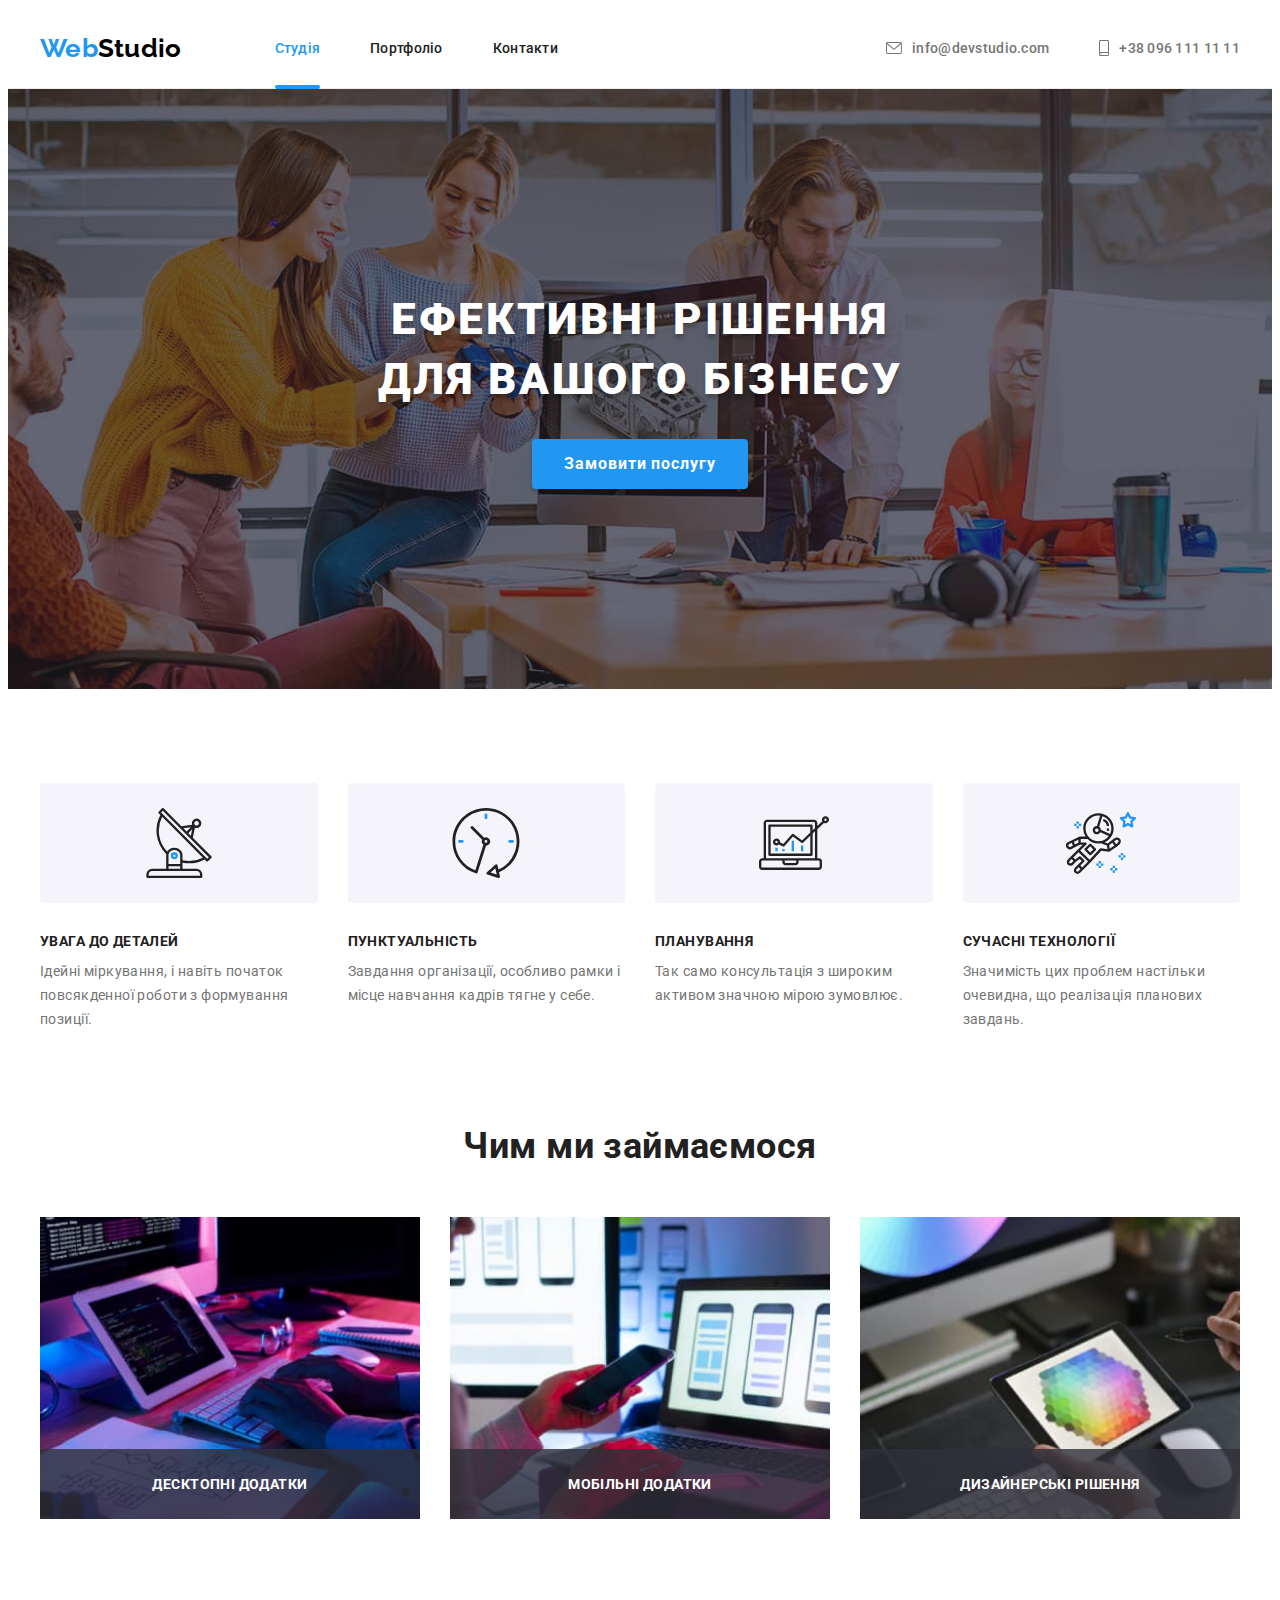
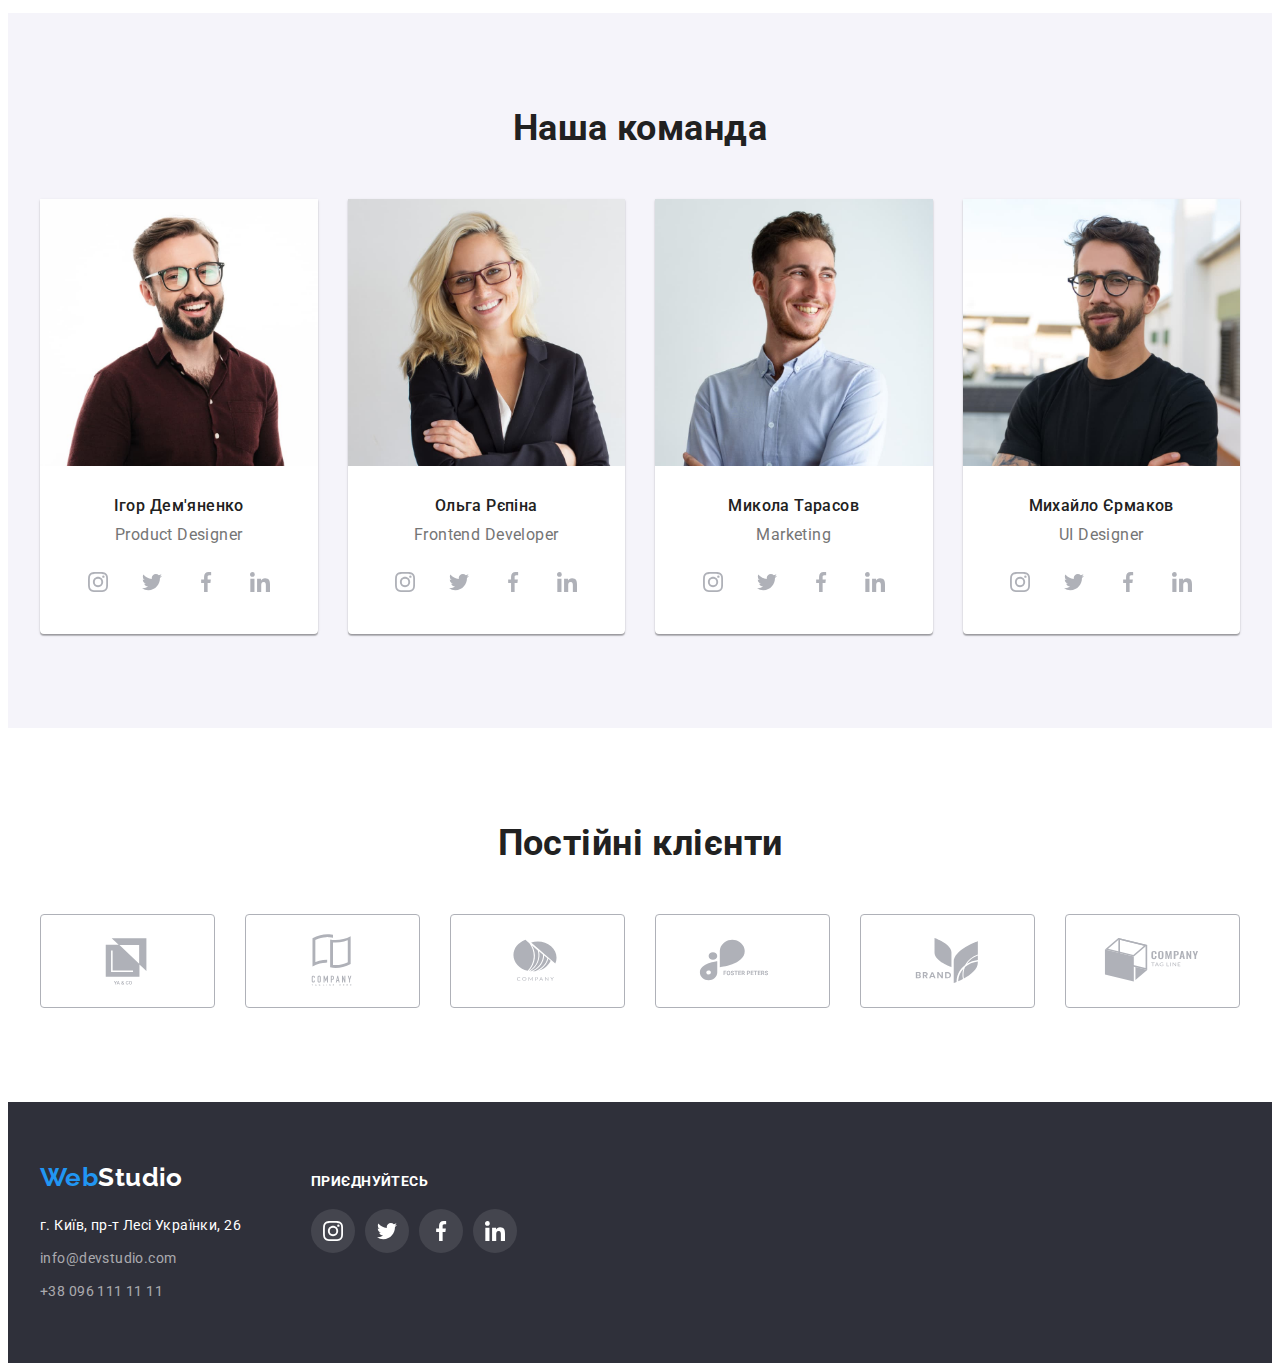
<file: index.html>
<!DOCTYPE html>
<html lang="uk">
  <head>
    <meta charset="UTF-8" />
    <meta http-equiv="X-UA-Compatible" content="IE=edge" />
    <meta name="viewport" content="width=device-width, initial-scale=1.0" />
    <title>Студія</title>

    <!-- fonts start -->

    <link rel="preconnect" href="https://fonts.googleapis.com" />
    <link rel="preconnect" href="https://fonts.gstatic.com" crossorigin />
    <link
      href="https://fonts.googleapis.com/css2?family=Raleway:wght@700&family=Roboto:wght@400;500;700;900&display=swap"
      rel="stylesheet"
    />

    <!-- fonts end -->

    <!-- normalize start -->

    <link
      rel="stylesheet"
      href="https://cdnjs.cloudflare.com/ajax/libs/modern-normalize/1.1.0/modern-normalize.min.css"
      integrity="sha512-wpPYUAdjBVSE4KJnH1VR1HeZfpl1ub8YT/NKx4PuQ5NmX2tKuGu6U/JRp5y+Y8XG2tV+wKQpNHVUX03MfMFn9Q=="
      crossorigin="anonymous"
      referrerpolicy="no-referrer"
    />

    <!-- normalize end -->

    <link rel="stylesheet" href="./css/styles.css" />
  </head>

  <body>
    <!-- Header section -->
    <header class="header">
      <div class="container header-container">
        <a class="logo link" href=""
          >Web<span class="logo-header">Studio</span></a
        >
        <nav class="nav-header">
          <ul class="header-list list">
            <li>
              <a class="current link header-link" href="">Студія</a>
            </li>
            <li>
              <a class="link header-link" href="portfolio.html">Портфоліо</a>
            </li>
            <li>
              <a class="link header-link" href="">Контакти</a>
            </li>
          </ul>
        </nav>

        <ul class="header-contact-list list">
          <li class="header-contact-item">
            <a
              class="link header-link header-contact-icon"
              href="mailto:info@devstudio.com"
              aria-label="електронна пошта"
            >
              <svg class="header-icon" width="16" height="12">
                <use href="./images/icons.svg#email"></use>
              </svg>
              info@devstudio.com</a
            >
          </li>
          <li class="header-contact-item">
            <a
              class="link header-link header-contact-icon"
              href="tel:++380961111111"
              aria-label="номер телефону"
            >
              <svg class="header-icon" width="10" height="16">
                <use href="./images/icons.svg#smartphone"></use></svg
              >+38 096 111 11 11</a
            >
          </li>
        </ul>
      </div>
    </header>
    <!-- Main section -->
    <main>
      <!-- Hero section -->
      <section class="hero">
        <h1 class="hero-title">Ефективні рішення для&nbsp;вашого бізнесу</h1>
        <button class="hero-btn" type="button" data-modal-open>Замовити послугу</button>
      </section>
      <!-- Advantage section -->
      <section class="section">
        <div class="container">
          <h2 class="visually-hidden">Наші переваги</h2>

          <ul class="advantage-list list card-set">
            <li class="advantage-item card-item">
              <div class="advantage-icon">
                <svg width="70" height="70">
                  <use href="./images/icons.svg#antenna"></use>
                </svg>
              </div>
              <h3 class="advantage-title">увага до деталей</h3>
              <p class="advantage-desc">
                Ідейні міркування, і навіть початок повсякденної роботи з формування позиції.
              </p>
            </li>
            <li class="advantage-item card-item">
              <div class="advantage-icon">
                <svg width="70" height="70">
                  <use href="./images/icons.svg#clock"></use>
                </svg>
              </div>
              <h3 class="advantage-title">Пунктуальність</h3>
              <p class="advantage-desc">
                Завдання організації, особливо рамки і місце навчання кадрів тягне у себе.
              </p>
            </li>
            <li class="advantage-item card-item">
              <div class="advantage-icon">
                <svg width="70" height="70">
                  <use href="./images/icons.svg#diagram"></use>
                </svg>
              </div>
              <h3 class="advantage-title">Планування</h3>
              <p class="advantage-desc">
                Так само консультація з широким активом значною мірою зумовлює.
              </p>
            </li>
            <li class="advantage-item card-item">
              <div class="advantage-icon">
                <svg width="70" height="70">
                  <use href="./images/icons.svg#astronaut"></use>
                </svg>
              </div>
              <h3 class="advantage-title">Сучасні технології</h3>
              <p class="advantage-desc">
                Значимість цих проблем настільки очевидна, що реалізація планових завдань.
              </p>
            </li>
          </ul>
        </div>
      </section>
      <!-- Service section -->
      <section class="section section-pt-none">
        <div class="container">
          <h2 class="section-title">Чим ми займаємося</h2>
          <ul class="servise-list list card-set">
            <li class="serv-item card-item">
              <div class="serv-card">
                <img
                  class="serv-img"
                  src="./images/service/img-1.jpg"
                  alt="Розробка сайту"
                  width="370"
                  height="294"
                />
                <p class="serv-desc">Десктопні додатки</p>
              </div>
            </li>
            <li class="serv-item card-item">
              <div class="serv-card">
                <img
                  class="serv-img"
                  src="./images/service/img-2.jpg"
                  alt="Розробка мобільного додатку"
                  width="370"
                  height="294"
                />
                <p class="serv-desc">Мобільні додатки</p>
              </div>
            </li>
            <li class="serv-item card-item">
              <div class="serv-card">
                <img
                  class="serv-img"
                  src="./images/service/img-3.jpg"
                  alt="Розробка дизайну"
                  width="370"
                  height="294"
                />
                <p class="serv-desc">Дизайнерські рішення</p>
              </div>
            </li>
          </ul>
        </div>
      </section>
      <!-- Team section -->
      <section class="section team">
        <div class="container">
          <h2 class="section-title">Наша команда</h2>
          <ul class="team-list list card-set">
            <li class="team-item card-item">
              <img
                class="team-img"
                src="./images/team/img1-ihor-demіanenko.jpg"
                alt="Ігор Дем'яненко"
                width="270"
                height="260"
              />
              <div class="team-desc">
                <h3 class="team-person">Ігор Дем'яненко</h3>
                <p class="team-position" lang="en">Product Designer</p>
                <ul class="social-list list">
                  <li class="social-item">
                    <a
                      class="link social-link team-social-link"
                      href=""
                      target="_blank"
                      rel="noopener noreferrer"
                      aria-label="іконка Instagram"
                    >
                      <svg class="social-icon" width="20" height="20">
                        <use href="./images/icons.svg#instagram"></use>
                      </svg>
                    </a>
                  </li>
                  <li class="social-item">
                    <a
                      class="link social-link team-social-link"
                      href=""
                      target="_blank"
                      rel="noopener noreferrer"
                      aria-label="іконка Twitter"
                    >
                      <svg class="social-icon" width="20" height="20">
                        <use href="./images/icons.svg#twitter"></use>
                      </svg>
                    </a>
                  </li>
                  <li class="social-item">
                    <a
                      class="link social-link team-social-link"
                      href=""
                      target="_blank"
                      rel="noopener noreferrer"
                      aria-label="іконка Facebook"
                    >
                      <svg class="social-icon" width="20" height="20">
                        <use href="./images/icons.svg#facebook"></use>
                      </svg>
                    </a>
                  </li>
                  <li class="social-item">
                    <a
                      class="link social-link team-social-link"
                      href=""
                      target="_blank"
                      rel="noopener noreferrer"
                      aria-label="іконка Linkedin"
                    >
                      <svg class="social-icon" width="20" height="20">
                        <use href="./images/icons.svg#linkedin"></use>
                      </svg>
                    </a>
                  </li>
                </ul>
              </div>
            </li>
            <li class="team-item card-item">
              <img
                class="team-img"
                src="./images/team/img2-olga-repina.jpg"
                alt="Ольга Рєпіна"
                width="270"
                height="260"
              />
              <div class="team-desc">
                <h3 class="team-person">Ольга Рєпіна</h3>
                <p class="team-position" lang="en">Frontend Developer</p>
                <ul class="social-list list">
                  <li class="social-item">
                    <a
                      class="link social-link team-social-link"
                      href=""
                      target="_blank"
                      rel="noopener noreferrer"
                      aria-label="іконка Instagram"
                    >
                      <svg class="social-icon" width="20" height="20">
                        <use href="./images/icons.svg#instagram"></use>
                      </svg>
                    </a>
                  </li>
                  <li class="social-item">
                    <a
                      class="link social-link team-social-link"
                      href=""
                      target="_blank"
                      rel="noopener noreferrer"
                      aria-label="іконка Twitter"
                    >
                      <svg class="social-icon" width="20" height="20">
                        <use href="./images/icons.svg#twitter"></use>
                      </svg>
                    </a>
                  </li>
                  <li class="social-item">
                    <a
                      class="link social-link team-social-link"
                      href=""
                      target="_blank"
                      rel="noopener noreferrer"
                      aria-label="іконка Facebook"
                    >
                      <svg class="social-icon" width="20" height="20">
                        <use href="./images/icons.svg#facebook"></use>
                      </svg>
                    </a>
                  </li>
                  <li class="social-item">
                    <a
                      class="link social-link team-social-link"
                      href=""
                      target="_blank"
                      rel="noopener noreferrer"
                      aria-label="іконка Linkedin"
                    >
                      <svg class="social-icon" width="20" height="20">
                        <use href="./images/icons.svg#linkedin"></use>
                      </svg>
                    </a>
                  </li>
                </ul>
              </div>
            </li>
            <li class="team-item card-item">
              <img
                class="team-img"
                src="./images/team/img3-nilkolai-tarasov.jpg"
                alt="Микола Тарасов"
                width="270"
                height="260"
              />
              <div class="team-desc">
                <h3 class="team-person">Микола Тарасов</h3>
                <p class="team-position" lang="en">Marketing</p>
                <ul class="social-list list">
                  <li class="social-item">
                    <a
                      class="link social-link team-social-link"
                      href=""
                      target="_blank"
                      rel="noopener noreferrer"
                      aria-label="іконка Instagram"
                    >
                      <svg class="social-icon" width="20" height="20">
                        <use href="./images/icons.svg#instagram"></use>
                      </svg>
                    </a>
                  </li>
                  <li class="social-item">
                    <a
                      class="link social-link team-social-link"
                      href=""
                      target="_blank"
                      rel="noopener noreferrer"
                      aria-label="іконка Twitter"
                    >
                      <svg class="social-icon" width="20" height="20">
                        <use href="./images/icons.svg#twitter"></use>
                      </svg>
                    </a>
                  </li>
                  <li class="social-item">
                    <a
                      class="link social-link team-social-link"
                      href=""
                      target="_blank"
                      rel="noopener noreferrer"
                      aria-label="іконка Facebook"
                    >
                      <svg class="social-icon" width="20" height="20">
                        <use href="./images/icons.svg#facebook"></use>
                      </svg>
                    </a>
                  </li>
                  <li class="social-item">
                    <a
                      class="link social-link team-social-link"
                      href=""
                      target="_blank"
                      rel="noopener noreferrer"
                      aria-label="іконка Linkedin"
                    >
                      <svg class="social-icon" width="20" height="20">
                        <use href="./images/icons.svg#linkedin"></use>
                      </svg>
                    </a>
                  </li>
                </ul>
              </div>
            </li>
            <li class="team-item card-item">
              <img
                class="team-img"
                src="./images/team/img4-mikhail-ermakov.jpg"
                alt="Михайло Єрмаков"
                width="270"
                height="260"
              />
              <div class="team-desc">
                <h3 class="team-person">Михайло Єрмаков</h3>
                <p class="team-position" lang="en">UI Designer</p>
                <ul class="social-list list">
                  <li class="social-item">
                    <a
                      class="link social-link team-social-link"
                      href=""
                      target="_blank"
                      rel="noopener noreferrer"
                      aria-label="іконка Instagram"
                    >
                      <svg class="social-icon" width="20" height="20">
                        <use href="./images/icons.svg#instagram"></use>
                      </svg>
                    </a>
                  </li>
                  <li class="social-item">
                    <a
                      class="link social-link team-social-link"
                      href=""
                      target="_blank"
                      rel="noopener noreferrer"
                      aria-label="іконка Twitter"
                    >
                      <svg class="social-icon" width="20" height="20">
                        <use href="./images/icons.svg#twitter"></use>
                      </svg>
                    </a>
                  </li>
                  <li class="social-item">
                    <a
                      class="link social-link team-social-link"
                      href=""
                      target="_blank"
                      rel="noopener noreferrer"
                      aria-label="іконка Facebook"
                    >
                      <svg class="social-icon" width="20" height="20">
                        <use href="./images/icons.svg#facebook"></use>
                      </svg>
                    </a>
                  </li>
                  <li class="social-item">
                    <a
                      class="link social-link team-social-link"
                      href=""
                      target="_blank"
                      rel="noopener noreferrer"
                      aria-label="іконка Linkedin"
                    >
                      <svg class="social-icon" width="20" height="20">
                        <use href="./images/icons.svg#linkedin"></use>
                      </svg>
                    </a>
                  </li>
                </ul>
              </div>
            </li>
          </ul>
        </div>
      </section>
      <!-- Clients section -->
      <section class="section clients">
        <div class="container">
          <h2 class="section-title">Постійні клієнти</h2>

          <ul class="list clients-list card-set">
            <li class="card-item client-item">
              <a
                class="link client-link"
                href=""
                target="_blank"
                rel="noopener noreferrer"
                aria-label="Логотип Компании"
              >
                <svg class="client-icon" width="106" height="60">
                  <use href="./images/icons.svg#Logo-1"></use>
                </svg>
              </a>
            </li>
            <li class="card-item client-item">
              <a
                class="link client-link"
                href=""
                target="_blank"
                rel="noopener noreferrer"
                aria-label="Логотип Компании"
              >
                <svg class="client-icon" width="106" height="60">
                  <use href="./images/icons.svg#Logo-2"></use>
                </svg>
              </a>
            </li>
            <li class="card-item client-item">
              <a
                class="link client-link"
                href=""
                target="_blank"
                rel="noopener noreferrer"
                aria-label="Логотип Компании"
              >
                <svg class="client-icon" width="106" height="60">
                  <use href="./images/icons.svg#Logo-3"></use>
                </svg>
              </a>
            </li>
            <li class="card-item client-item">
              <a
                class="link client-link"
                href=""
                target="_blank"
                rel="noopener noreferrer"
                aria-label="Логотип Компании"
              >
                <svg class="client-icon" width="106" height="60">
                  <use href="./images/icons.svg#Logo-4"></use>
                </svg>
              </a>
            </li>

            <li class="card-item client-item">
              <a
                class="link client-link"
                href=""
                target="_blank"
                rel="noopener noreferrer"
                aria-label="Логотип Компании"
              >
                <svg class="client-icon" width="106" height="60">
                  <use href="./images/icons.svg#Logo-5"></use>
                </svg>
              </a>
            </li>
            <li class="card-item client-item">
              <a
                class="link client-link"
                href=""
                target="_blank"
                rel="noopener noreferrer"
                aria-label="Логотип Компании"
              >
                <svg class="client-icon" width="106" height="60">
                  <use href="./images/icons.svg#Logo-6"></use>
                </svg>
              </a>
            </li>
          </ul>
        </div>
      </section>
    </main>
    <!-- Footer section -->
    <footer class="footer">
      <div class="container footer-info">
        <div>
          <a class="logo link" href=""
            >Web<span class="logo-footer">Studio</span></a
          >
          <address class="footer-address">
            <ul class="footer-list list">
              <li class="footer-item">
                <a
                  class="link"
                  href="https://goo.gl/maps/yXEjWvyn9w8dMvCx5"
                  target="_blank"
                  rel="noopener noreferrer"
                  >г. Київ, пр-т Лесі Українки, 26</a
                >
              </li>
              <li class="footer-item">
                <a class="footer-contact link" href="mailto:info@devstudio.com"
                  >info@devstudio.com</a
                >
              </li>
              <li class="footer-item">
                <a class="footer-contact link" href="tel:++380961111111"
                  >+38 096 111 11 11</a
                >
              </li>
            </ul>
          </address>
        </div>
        <div class="footer-social">
          <p class="footer-social-slogan">приєднуйтесь</p>
          <ul class="social-list list">
            <li class="social-item">
              <a
                class="link social-link"
                href=""
                target="_blank"
                rel="noopener noreferrer"
                aria-label="іконка Instagram"
              >
                <svg class="social-icon" width="20" height="20">
                  <use href="./images/icons.svg#instagram"></use>
                </svg>
              </a>
            </li>
            <li class="social-item">
              <a
                class="link social-link"
                href=""
                target="_blank"
                rel="noopener noreferrer"
                aria-label="іконка Twitter"
              >
                <svg class="social-icon" width="20" height="20">
                  <use href="./images/icons.svg#twitter"></use>
                </svg>
              </a>
            </li>
            <li class="social-item">
              <a
                class="link social-link"
                href=""
                target="_blank"
                rel="noopener noreferrer"
                aria-label="іконка Facebook"
              >
                <svg class="social-icon" width="20" height="20">
                  <use href="./images/icons.svg#facebook"></use>
                </svg>
              </a>
            </li>
            <li class="social-item">
              <a
                class="link social-link"
                href=""
                target="_blank"
                rel="noopener noreferrer"
                aria-label="іконка Linkedin"
              >
                <svg class="social-icon" width="20" height="20">
                  <use href="./images/icons.svg#linkedin"></use>
                </svg>
              </a>
            </li>
          </ul>
        </div>
      </div>
    </footer>
    <!-- Modal window -->
    <div class="backdrop is-hidden" data-modal>
      <div class="modal">
<button class="modal-btn" type="button" data-modal-close>
  <svg class="modal-icon-close" width="18" height="18">
    <use href="./images/icons.svg#close"></use>
  </svg>

</button>
      </div>
    </div>
    <script src="./js/modal.js"></script>
  </body>
</html>
</file>
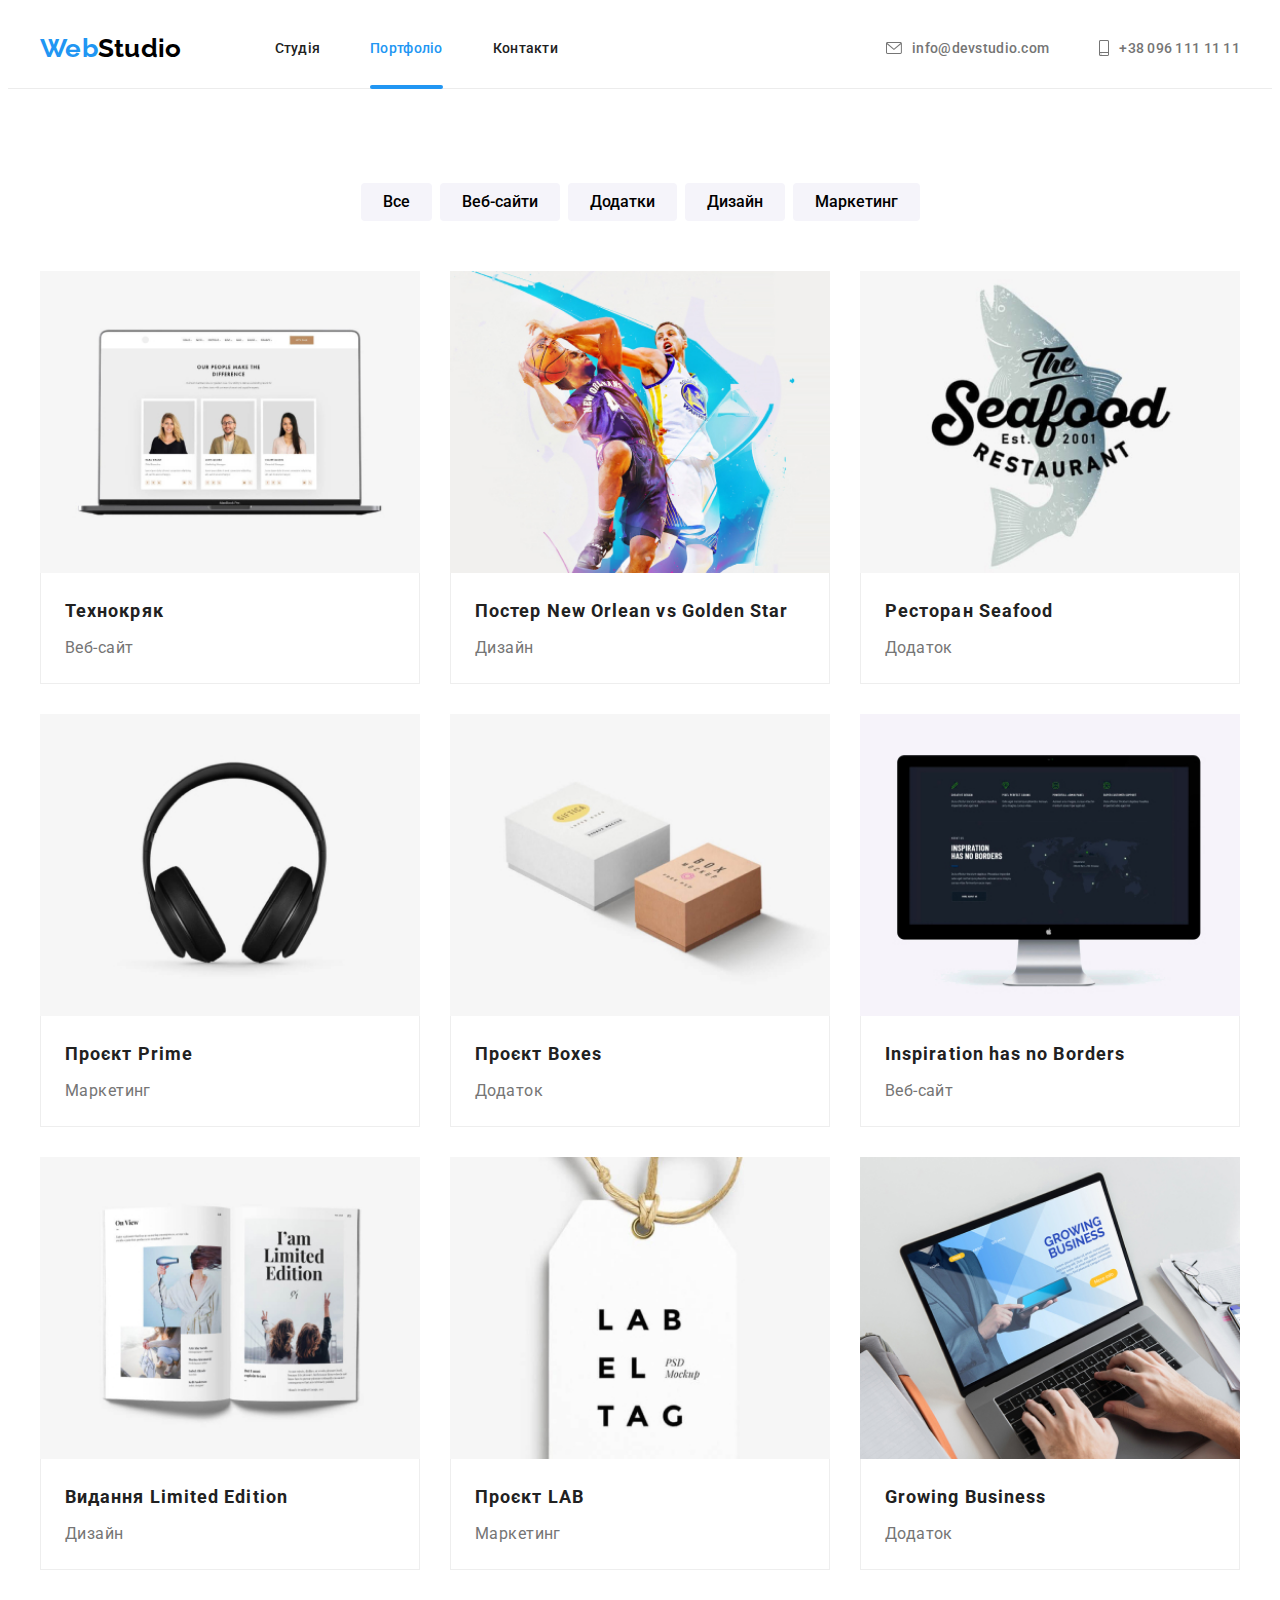
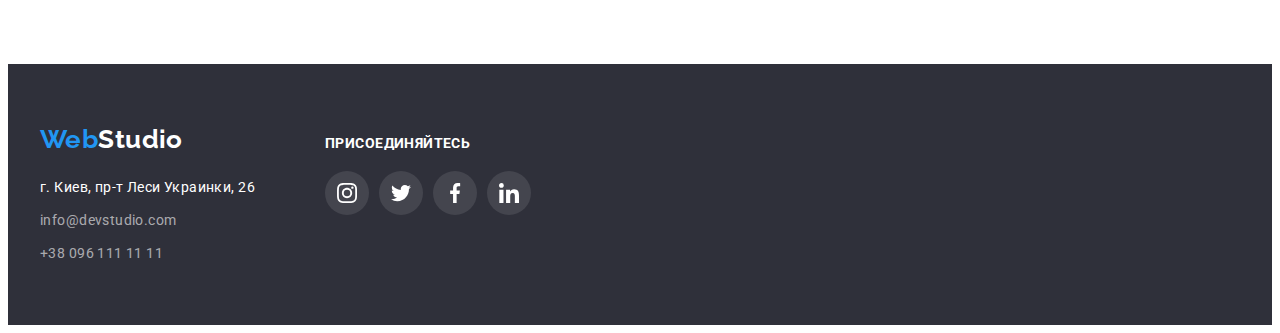
<file: portfolio.html>
<!DOCTYPE html>
<html lang="uk">
  <head>
    <meta charset="UTF-8" />
    <meta http-equiv="X-UA-Compatible" content="IE=edge" />
    <meta name="viewport" content="width=device-width, initial-scale=1.0" />
    <title>Портфоліо</title>

    <!-- fonts start -->
    <link rel="preconnect" href="https://fonts.googleapis.com" />
    <link rel="preconnect" href="https://fonts.gstatic.com" crossorigin />
    <link
      href="https://fonts.googleapis.com/css2?family=Raleway:wght@700&family=Roboto:wght@400;500;700;900&display=swap"
      rel="stylesheet"
    />
    <!-- fonts end -->

    <!-- normalize start -->
    <link
      rel="stylesheet"
      href="https://cdnjs.cloudflare.com/ajax/libs/modern-normalize/1.1.0/modern-normalize.min.css"
      integrity="sha512-wpPYUAdjBVSE4KJnH1VR1HeZfpl1ub8YT/NKx4PuQ5NmX2tKuGu6U/JRp5y+Y8XG2tV+wKQpNHVUX03MfMFn9Q=="
      crossorigin="anonymous"
      referrerpolicy="no-referrer"
    />

    <!-- normalize end -->

    <link rel="stylesheet" href="./css/styles.css" />
  </head>
  <body>
    <!-- Header section -->
    <header class="header">
      <div class="container header-container">
        <a class="logo link" href=""
          >Web<span class="logo-header">Studio</span></a
        >
        <nav class="nav-header">
          <ul class="header-list list">
            <li>
              <a class="link header-link" href="index.html">Студія</a>
            </li>
            <li>
              <a class="current link header-link" href="">Портфоліо</a>
            </li>
            <li>
              <a class="link header-link" href="">Контакти</a>
            </li>
          </ul>
        </nav>
        <ul class="header-contact-list list">
          <li class="header-contact-item">
            <a
              class="link header-link header-contact-icon"
              href="mailto:info@devstudio.com"
              aria-label="електронна пошта"
            >
              <svg class="header-icon" width="16" height="12">
                <use href="./images/icons.svg#email"></use>
              </svg>
              info@devstudio.com</a
            >
          </li>
          <li class="header-contact-item">
            <a
              class="link header-link header-contact-icon"
              href="tel:++380961111111"
              aria-label="номер телефону"
            >
              <svg class="header-icon" width="10" height="16">
                <use href="./images/icons.svg#smartphone"></use></svg
              >+38 096 111 11 11</a
            >
          </li>
        </ul>
      </div>
    </header>
    <!-- Portfolio section -->
    <main>
      <section class="section">
        <div class="container">
          <h1 class="visually-hidden">Наші роботи</h1>
          <ul class="list btn-list">
            <li><button class="btn-filter" type="button">Все</button></li>
            <li><button class="btn-filter" type="button">Веб-сайти</button></li>
            <li>
              <button class="btn-filter" type="button">Додатки</button>
            </li>
            <li><button class="btn-filter" type="button">Дизайн</button></li>
            <li><button class="btn-filter" type="button">Маркетинг</button></li>
          </ul>
          <ul class="list project-list card-set">
            <li class="project-item card-item">
              <a class="link project-link" href="">
                <div class="project-exposition">
                  <img
                    src="./images/project/img-1.jpg"
                    alt="Веб-сайт Технокряк"
                    width="370"
                    height="294"
                  />
                  <div class="project-overlay">
                    <p class="overlay-text">
                      Ресурс пропонує комплексні пропозиції з різним рівнем
                      функціоналу та сервісів. Все це дозволить відвідувачу
                      отримати вичерпні відомості про компанію чи приватну
                      особу.
                    </p>
                  </div>
                </div>
                <div class="project-div">
                  <h2 class="project-name">Технокряк</h2>
                  <p class="project-desc">Веб-сайт</p>
                </div>
              </a>
            </li>
            <li class="project-item card-item">
              <a class="link project-link" href="">
                <div class="project-exposition">
                  <img
                    src="./images/project/img-2.jpg"
                    alt="Постер Гра в баскетбол"
                    width="370"
                    height="294"
                  />
                  <div class="project-overlay">
                    <p class="overlay-text">
                      Ресурс пропонує комплексні пропозиції з різним рівнем
                      функціоналу та сервісів. Все це дозволить відвідувачу
                      отримати вичерпні відомості про компанію чи приватну
                      особу.
                    </p>
                  </div>
                </div>
                <div class="project-div">
                  <h2 class="project-name">
                    Постер <span lang="en">New Orlean vs Golden Star</span>
                  </h2>
                  <p class="project-desc">Дизайн</p>
                </div>
              </a>
            </li>
            <li class="project-item card-item">
              <a class="link project-link" href="">
                <div class="project-exposition">
                  <img
                    src="./images/project/img-3.jpg"
                    alt="Додаток для рибного ресторану"
                    width="370"
                    height="294"
                  />
                  <div class="project-overlay">
                    <p class="overlay-text">
                      Ресурс пропонує комплексні пропозиції з різним рівнем
                      функціоналу та сервісів. Все це дозволить відвідувачу
                      отримати вичерпні відомості про компанію чи приватну
                      особу.
                    </p>
                  </div>
                </div>
                <div class="project-div">
                  <h2 class="project-name">
                    Ресторан <span lang="en">Seafood</span>
                  </h2>
                  <p class="project-desc">Додаток</p>
                </div>
              </a>
            </li>
            <li class="project-item card-item">
              <a class="link project-link" href="">
                <div class="project-exposition">
                  <img
                    src="./images/project/img-4.jpg"
                    alt="Маркетинг магазину електроніки"
                    width="370"
                    height="294"
                  />
                  <div class="project-overlay">
                    <p class="overlay-text">
                      Ресурс пропонує комплексні пропозиції з різним рівнем
                      функціоналу та сервісів. Все це дозволить відвідувачу
                      отримати вичерпні відомості про компанію чи приватну
                      особу.
                    </p>
                  </div>
                </div>
                <div class="project-div">
                  <h2 class="project-name">
                    Проєкт <span lang="en">Prime</span>
                  </h2>
                  <p class="project-desc">Маркетинг</p>
                </div>
              </a>
            </li>
            <li class="project-item card-item">
              <a class="link project-link" href="">
                <div class="project-exposition">
                  <img
                    src="./images/project/img-5.jpg"
                    alt="Додаток Коробочки"
                    width="370"
                    height="294"
                  />
                  <div class="project-overlay">
                    <p class="overlay-text">
                      Ресурс пропонує комплексні пропозиції з різним рівнем
                      функціоналу та сервісів. Все це дозволить відвідувачу
                      отримати вичерпні відомості про компанію чи приватну
                      особу.
                    </p>
                  </div>
                </div>
                <div class="project-div">
                  <h2 class="project-name">
                    Проєкт <span lang="en">Boxes</span>
                  </h2>
                  <p class="project-desc">Додаток</p>
                </div>
              </a>
            </li>
            <li class="project-item card-item">
              <a class="link project-link" href="">
                <div class="project-exposition">
                  <img
                    src="./images/project/img-6.jpg"
                    alt="Веб-сайт Натхнення без меж"
                    width="370"
                    height="294"
                  />
                  <div class="project-overlay">
                    <p class="overlay-text">
                      Ресурс пропонує комплексні пропозиції з різним рівнем
                      функціоналу та сервісів. Все це дозволить відвідувачу
                      отримати вичерпні відомості про компанію чи приватну
                      особу.
                    </p>
                  </div>
                </div>
                <div class="project-div">
                  <h2 class="project-name" lang="en">
                    Inspiration has no Borders
                  </h2>
                  <p class="project-desc">Веб-сайт</p>
                </div>
              </a>
            </li>
            <li class="project-item card-item">
              <a class="link project-link" href="">
                <div class="project-exposition">
                  <img
                    src="./images/project/img-7.jpg"
                    alt="Дизайн журналу"
                    width="370"
                    height="294"
                  />
                  <div class="project-overlay">
                    <p class="overlay-text">
                      Ресурс пропонує комплексні пропозиції з різним рівнем
                      функціоналу та сервісів. Все це дозволить відвідувачу
                      отримати вичерпні відомості про компанію чи приватну
                      особу.
                    </p>
                  </div>
                </div>
                <div class="project-div">
                  <h2 class="project-name">
                    Видання <span lang="en">Limited Edition</span>
                  </h2>
                  <p class="project-desc">Дизайн</p>
                </div>
              </a>
            </li>
            <li class="project-item card-item">
              <a class="link project-link" href="">
                <div class="project-exposition">
                  <img
                    src="./images/project/img-8.jpg"
                    alt="Маркетинг проєкту"
                    width="370"
                    height="294"
                  />
                  <div class="project-overlay">
                    <p class="overlay-text">
                      Ресурс пропонує комплексні пропозиції з різним рівнем
                      функціоналу та сервісів. Все це дозволить відвідувачу
                      отримати вичерпні відомості про компанію чи приватну
                      особу.
                    </p>
                  </div>
                </div>
                <div class="project-div">
                  <h2 class="project-name">
                    Проєкт <span lang="en">LAB</span>
                  </h2>
                  <p class="project-desc">Маркетинг</p>
                </div>
              </a>
            </li>
            <li class="project-item card-item">
              <a class="link project-link" href="">
                <div class="project-exposition">
                  <img
                    src="./images/project/img-9.jpg"
                    alt="Додаток для розвитку бізнесу"
                    width="370"
                    height="294"
                  />
                  <div class="project-overlay">
                    <p class="overlay-text">
                      Ресурс пропонує комплексні пропозиції з різним рівнем
                      функціоналу та сервісів. Все це дозволить відвідувачу
                      отримати вичерпні відомості про компанію чи приватну
                      особу.
                    </p>
                  </div>
                </div>
                <div class="project-div">
                  <h2 class="project-name" lang="en">Growing Business</h2>
                  <p class="project-desc">Додаток</p>
                </div>
              </a>
            </li>
          </ul>
        </div>
      </section>
    </main>

    <!-- Footer section -->
    <footer class="footer">
      <div class="container footer-info">
        <div>
          <a class="logo link" href=""
            >Web<span class="logo-footer">Studio</span></a
          >
          <address class="footer-address">
            <ul class="footer-list list">
              <li class="footer-item">
                <a
                  class="link"
                  href="https://goo.gl/maps/yXEjWvyn9w8dMvCx5"
                  target="_blank"
                  rel="noopener noreferrer"
                  >г. Киев, пр-т Леси Украинки, 26</a
                >
              </li>
              <li class="footer-item">
                <a class="footer-contact link" href="mailto:info@devstudio.com"
                  >info@devstudio.com</a
                >
              </li>
              <li class="footer-item">
                <a class="footer-contact link" href="tel:++380961111111"
                  >+38 096 111 11 11</a
                >
              </li>
            </ul>
          </address>
        </div>
        <div class="footer-social">
          <p class="footer-social-slogan">присоединяйтесь</p>
          <ul class="social-list list">
            <li class="social-item">
              <a
                class="link social-link"
                href=""
                target="_blank"
                rel="noopener noreferrer"
                aria-label="іконка Instagram"
              >
                <svg class="social-icon" width="20" height="20">
                  <use href="./images/icons.svg#instagram"></use>
                </svg>
              </a>
            </li>
            <li class="social-item">
              <a
                class="link social-link"
                href=""
                target="_blank"
                rel="noopener noreferrer"
                aria-label="іконка Twitter"
              >
                <svg class="social-icon" width="20" height="20">
                  <use href="./images/icons.svg#twitter"></use>
                </svg>
              </a>
            </li>
            <li class="social-item">
              <a
                class="link social-link"
                href=""
                target="_blank"
                rel="noopener noreferrer"
                aria-label="іконка Facebook"
              >
                <svg class="social-icon" width="20" height="20">
                  <use href="./images/icons.svg#facebook"></use>
                </svg>
              </a>
            </li>
            <li class="social-item">
              <a
                class="link social-link"
                href=""
                target="_blank"
                rel="noopener noreferrer"
                aria-label="іконка Linkedin"
              >
                <svg class="social-icon" width="20" height="20">
                  <use href="./images/icons.svg#linkedin"></use>
                </svg>
              </a>
            </li>
          </ul>
        </div>
      </div>
    </footer>
  </body>
</html>
</file>
<file: css/styles.css>
:root {
  /* fonts*/
  --main-fonts: "Roboto", sans-serif;
  --logo-font: "Raleway", sans-serif;

  /* text-colors */
  --main-txt-cl: #757575;
  --title-txt-cl: #212121;
  --black-txt-cl: #000000;
  --footer-cont-cl: rgba(255, 255, 255, 0.6);
  --social-cl: #afb1b8;

  /* bg-colors */
  --dark-bg-cl: #2f303a;
  --light-bg-cl: #f5f4fa;
  --accent-bg-btn-cl: #188ce8;
  --overlay-header-cl: rgba(47, 48, 58, 0.4);
  --olervay-serv-cl: rgba(47, 48, 58, 0.8);
  --ovarlay-modal-cl: rgba(0, 0, 0, 0.2);
  --ovarlay-project: rgba(33, 150, 243, 0.9);
  --social-footer-bg: rgba(255, 255, 255, 0.1);

  /* shadow-colors */

  --shadow-hero-title: 0px 4px 4px rgba(0, 0, 0, 0.25);
  --shadow-hero-btn: 0px 4px 4px rgba(0, 0, 0, 0.15);
  --shadow-team-modal: 0px 1px 3px rgba(0, 0, 0, 0.12),
    0px 1px 1px rgba(0, 0, 0, 0.14), 0px 2px 1px rgba(0, 0, 0, 0.2);
  --shadow--btn-filter: 0px 3px 1px rgba(0, 0, 0, 0.1),
    0px 1px 2px rgba(0, 0, 0, 0.08), 0px 2px 2px rgba(0, 0, 0, 0.12);
  --shadow-project: 0px 1px 1px rgba(0, 0, 0, 0.12),
    0px 4px 4px rgba(0, 0, 0, 0.06), 1px 4px 6px rgba(0, 0, 0, 0.16);

  /* others-colors */
  --accent-cl: #2196f3;
  --white-cl: #ffffff;
  --border-header-cl: #ececec;
  --border-project-cl: #eeeeee;
  --clients-cl: #afb1b8;

  /* flex-grid */
  --card-gap: 30px;
  --card-item: 3;

  /* border-radius */
  --radius-standart: 4px;
  --radius-current: 2px;
  --radius-team: 0px 0px 4px 4px;
  --radius-circle: 50%;

  /* animation */
  --animation: 250ms cubic-bezier(0.4, 0, 0.2, 1);
 
}

body {
  font-family: var(--main-fonts);
  color: var(--main-txt-cl);
  font-size: 14px;
  line-height: calc(24 / 14);
  letter-spacing: 0.03em;
}

/* reset styles */
.link {
  text-decoration: none;
  color: currentColor;
}
.list {
  list-style: none;
  padding: 0;
  margin: 0;
}

h1,
h2,
h3,
h4,
h5,
h6,
p {
  margin: 0;
}

img {
  display: block;
  min-width: 100%;
  height: auto;
}

/* base styles */
.container {
  width: 1200px;
  padding-left: 15px;
  padding-right: 15px;
  margin-left: auto;
  margin-right: auto;
}
.section {
  padding-top: 94px;
  padding-bottom: 94px;
}

.section-title {
  margin-bottom: 50px;

  font-size: 36px;
  line-height: calc(42 / 36);
  text-align: center;

  color: var(--title-txt-cl);
}

.visually-hidden {
  position: absolute;
  width: 1px;
  height: 1px;
  margin: -1px;
  border: 0;
  padding: 0;

  white-space: nowrap;
  clip-path: inset(100%);
  clip: rect(0 0 0 0);
  overflow: hidden;
}

.card-set {
  display: flex;
  flex-wrap: wrap;
  gap: var(--card-gap);
}

.card-item {
  flex-basis: calc(
    (100% - (var(--card-item) - 1) * var(--card-gap)) / var(--card-item)
  );
}

/* logo slyles */

.logo {
  font-family: var(--logo-font);
  font-weight: 700;
  font-size: 26px;
  line-height: calc(31 / 26);

  color: var(--accent-cl);
}

.logo-header {
  color: var(--black-txt-cl);
}

.logo-footer {
  color: var(--white-cl);
}

/* header section */

.header {
  font-weight: 500;
  line-height: calc(16 / 14);
  letter-spacing: 0.02em;

  border-bottom: 1px solid var(--border-header-cl);
}

.header-container {
  display: flex;
  align-items: center;
  column-gap: 93px;
}

.header-list {
  display: flex;
  gap: 50px;

  color: var(--title-txt-cl);
}

.current {
  position: relative;
  color: var(--accent-cl);
}

.current::after {
  content: "";

  position: absolute;
  bottom: -1px;
  left: 0;

  display: block;
  width: 100%;
  height: 4px;

  border-radius: var(--radius-current);
  background-color: var(--accent-cl);
}

.header-contact-list {
  display: flex;
  gap: 50px;
  margin-left: auto;
}

.header-link {
  display: inline-flex;
  align-items: center;
  padding-top: 32px;
  padding-bottom: 32px;

  transition: color var(--animation);
}

.header-link:hover,
.header-link:focus {
  color: var(--accent-cl);
}

.header-contact-icon {
  gap: 10px;
}

.header-icon {
  fill: currentColor;
}

/*  Hero section */

.hero {
  max-width: 1600px;
  padding-top: 200px;
  padding-bottom: 200px;
  margin: 0 auto;

  text-align: center;

  background-color: var(--dark-bg-cl);

  background-image: linear-gradient(
      to right,
      var(--overlay-header-cl),
      var(--overlay-header-cl)
    ),
    url(../images/hero/hero.jpg);
  background-repeat: no-repeat;
  background-position: center;
  background-size: cover;
}

.hero-title {
  max-width: 696px;
  margin-bottom: 30px;
  margin-right: auto;
  margin-left: auto;

  font-weight: 900;
  font-size: 44px;
  line-height: calc(60 / 44);
  letter-spacing: 0.06em;
  text-transform: uppercase;

  color: var(--white-cl);
  text-shadow: var(--shadow-hero-title);
}

.hero-btn {
  min-width: 200px;
  min-height: 50px;

  padding-top: 10px;
  padding-bottom: 10px;
  padding-right: 32px;
  padding-left: 32px;

  font-family: inherit;
  font-weight: 700;
  font-size: 16px;
  line-height: calc(30 / 16);
  letter-spacing: 0.06em;

  color: var(--white-cl);
  background: var(--accent-cl);
  box-shadow: var(--shadow-hero-btn);

  border-radius: var(--radius-standart);
  border: none;

  cursor: pointer;

  transition: background-color var(--animation);
}

.hero-btn:hover,
.hero-btn:focus {
  background-color: var(--accent-bg-btn-cl);
}

/* Advantage section */

.advantage-item {
  --card-item: 4;
}

.advantage-item {
  display: block;
}

.advantage-icon {
  display: flex;
  align-items: center;
  justify-content: center;

  height: 120px;
  margin-bottom: 30px;

  background-color: var(--light-bg-cl);

  border-radius: var(--radius-standart);
}

.advantage-title {
  margin-bottom: 10px;

  line-height: calc(16 / 14);
  text-transform: uppercase;
  font-size: 14px;

  color: var(--title-txt-cl);
}

/* Servise section */

.section-pt-none {
  padding-top: 0;
}

.serv-card {
  position: relative;
}

.serv-desc {
  position: absolute;
  bottom: 0;
  width: 100%;

  display: block;
  padding-top: 27px;
  padding-bottom: 27px;

  font-weight: 700;
  line-height: calc(16 / 14);
  text-align: center;
  text-transform: uppercase;

  color: var(--white-cl);
  background-color: var(--olervay-serv-cl);
}

/* Team section */

.team {
  background-color: var(--light-bg-cl);
}

.team-list {
  --card-item: 4;
}

.team-item {
  background-color: var(--white-cl);
  box-shadow: var(--shadow-team-modal);

  border-radius: var(--radius-team);
}

.team-desc {
  padding: 30px;
}

.team-position,
.team-person {
  font-size: 16px;
  line-height: calc(19 / 16);
  text-align: center;
}

.team-person {
  margin-bottom: 10px;

  font-weight: 500;

  color: var(--title-txt-cl);
}

.team-position {
  margin-bottom: 16px;
}

/* Clients */

.clients-list {
  --card-item: 6;
}

.client-link {
  display: flex;
  justify-content: center;
  align-items: center;

  height: 92px;

  color: var(--clients-cl);
  border: 1px solid var(--clients-cl);
  border-radius: var(--radius-standart);

  transition: color var(--animation), border-color var(--animation);
}

.client-icon {
  fill: currentColor;
}

.client-link:hover,
.client-link:focus {
  border-color: var(--accent-cl);
  color: var(--accent-cl);
}

/* Portfolio section */

.btn-list {
  display: flex;
  margin-bottom: 50px;
  justify-content: center;
  gap: 8px;
}

.btn-filter {
  padding-top: 6px;
  padding-bottom: 6px;
  padding-right: 22px;
  padding-left: 22px;

  font-family: inherit;
  background: var(--light-bg-cl);
  font-weight: 500;
  font-size: 16px;
  line-height: calc(26 / 16);
  text-align: center;

  border-radius: var(--radius-standart);
  border: none;

  cursor: pointer;

  transition: color var(--animation), background-color var(--animation),
    box-shadow var(--animation);
}

.btn-filter:hover,
.btn-filter:focus {
  color: var(--white-cl);
  background-color: var(--accent-cl);
  box-shadow: var(--shadow--btn-filter);
}

.project-link {
  display: block;

  transition: box-shadow var(--animation);
}

.project-link:hover,
.project-link:focus {
  box-shadow: var(--shadow-project);
}

.project-exposition {
  position: relative;
  overflow: hidden;

}

.project-overlay {
  position: absolute;
  top: 0;
  left: 0;

  display: flex;
  justify-content: center;
  align-items: center;
  
  width: 100%;
  height: 100%;

  opacity: 0;
  transform: translateY(100%);
  
  transition: transform var(--animation), opacity var(--animation);
}

.overlay-text {
  padding: 63px 24px;

  font-size: 18px;
  line-height: calc(28 / 18);

  color: var(--white-cl);
  background-color: var(--ovarlay-project);
}

.project-link:hover .project-overlay, 
.project-link:focus .project-overlay {
   opacity: 1;
  transform: translateY(0%);

 }

.project-div {
  padding-top: 20px;
  padding-bottom: 20px;
  padding-right: 24px;
  padding-left: 24px;

  border: 1px solid var(--border-project-cl);
  border-top: none;
}

.project-name {
  margin-bottom: 4px;

  font-size: 18px;
  line-height: calc(36 / 18);
  letter-spacing: 0.06em;

  color: var(--title-txt-cl);
}

.project-desc {
  font-size: 16px;
  line-height: calc(30 / 16);
}

/* footer section */

.footer {
  padding-top: 60px;
  padding-bottom: 60px;

  background-color: var(--dark-bg-cl);
  color: var(--white-cl);
}

.footer-info {
  display: flex;
  align-items: baseline;
  gap: 70px;
}

footer .logo {
  display: block;
  margin-bottom: 20px;
}

.footer-address {
  font-style: inherit;
}

.footer-address .link {
  transition: color var(--animation);
}

.footer-address .link:hover,
.footer-address .link:focus {
  color: var(--accent-cl);
}

.footer-item:not(:last-child) {
  margin-bottom: 9px;
}

.footer-contact {
  color: var(--footer-cont-cl);
}

.footer-social-slogan {
  margin-bottom: 20px;

  line-height: calc(16 / 14);
  font-weight: 700;
  text-transform: uppercase;
}

/* social list */

.social-list {
  display: flex;
  justify-content: center;
  align-items: center;
  gap: 10px;
}

.social-link {
  display: flex;
  justify-content: center;
  align-items: center;

  width: 44px;
  height: 44px;
  border-radius: var(--radius-circle);

  color: var(--social-cl);

  transition: color var(--animation), background-color var(--animation);
}

.footer .social-link {
  background-color: var(--social-footer-bg);
  --social-cl: var(--white-cl);
}

.social-link:hover,
.social-link:focus {
  color: var(--white-cl);
  background-color: var(--accent-cl);
}

.social-icon {
  fill: currentColor;
}

/* Modal window */

.backdrop {
  position: fixed;
  top: 0;
  left: 0;
  width: 100%;
  height: 100%;

  background-color: var(--ovarlay-modal-cl);

  transition: opacity var(--animation), visibility var(--animation);
}

.backdrop.is-hidden {
  opacity: 0;
  visibility: hidden;
  pointer-events: none;
}

.modal {
  position: absolute;
  top: 50%;
  left: 50%;
  transform: translate(-50%, -50%) scale(1);

  width: 528px;
  height: 581px;

  background-color: var(--white-cl);
  box-shadow: var(--shadow-team-modal);

  border-radius: var(--radius-standart);

  transition: transform var(--animation), opacity var(--animation);
}

.backdrop.is-hidden .modal {
  transform: translate(-50%, -50%) scale(1.1);
}

.modal-btn {
  position: absolute;
  top: 8px;
  right: 8px;

  display: flex;
  justify-content: center;
  align-items: center;
  width: 30px;
  height: 30px;
  padding: 0;

  background-color: transparent;

  border: none;
  border-radius: var(--radius-circle);

  cursor: pointer;
}
</file>
